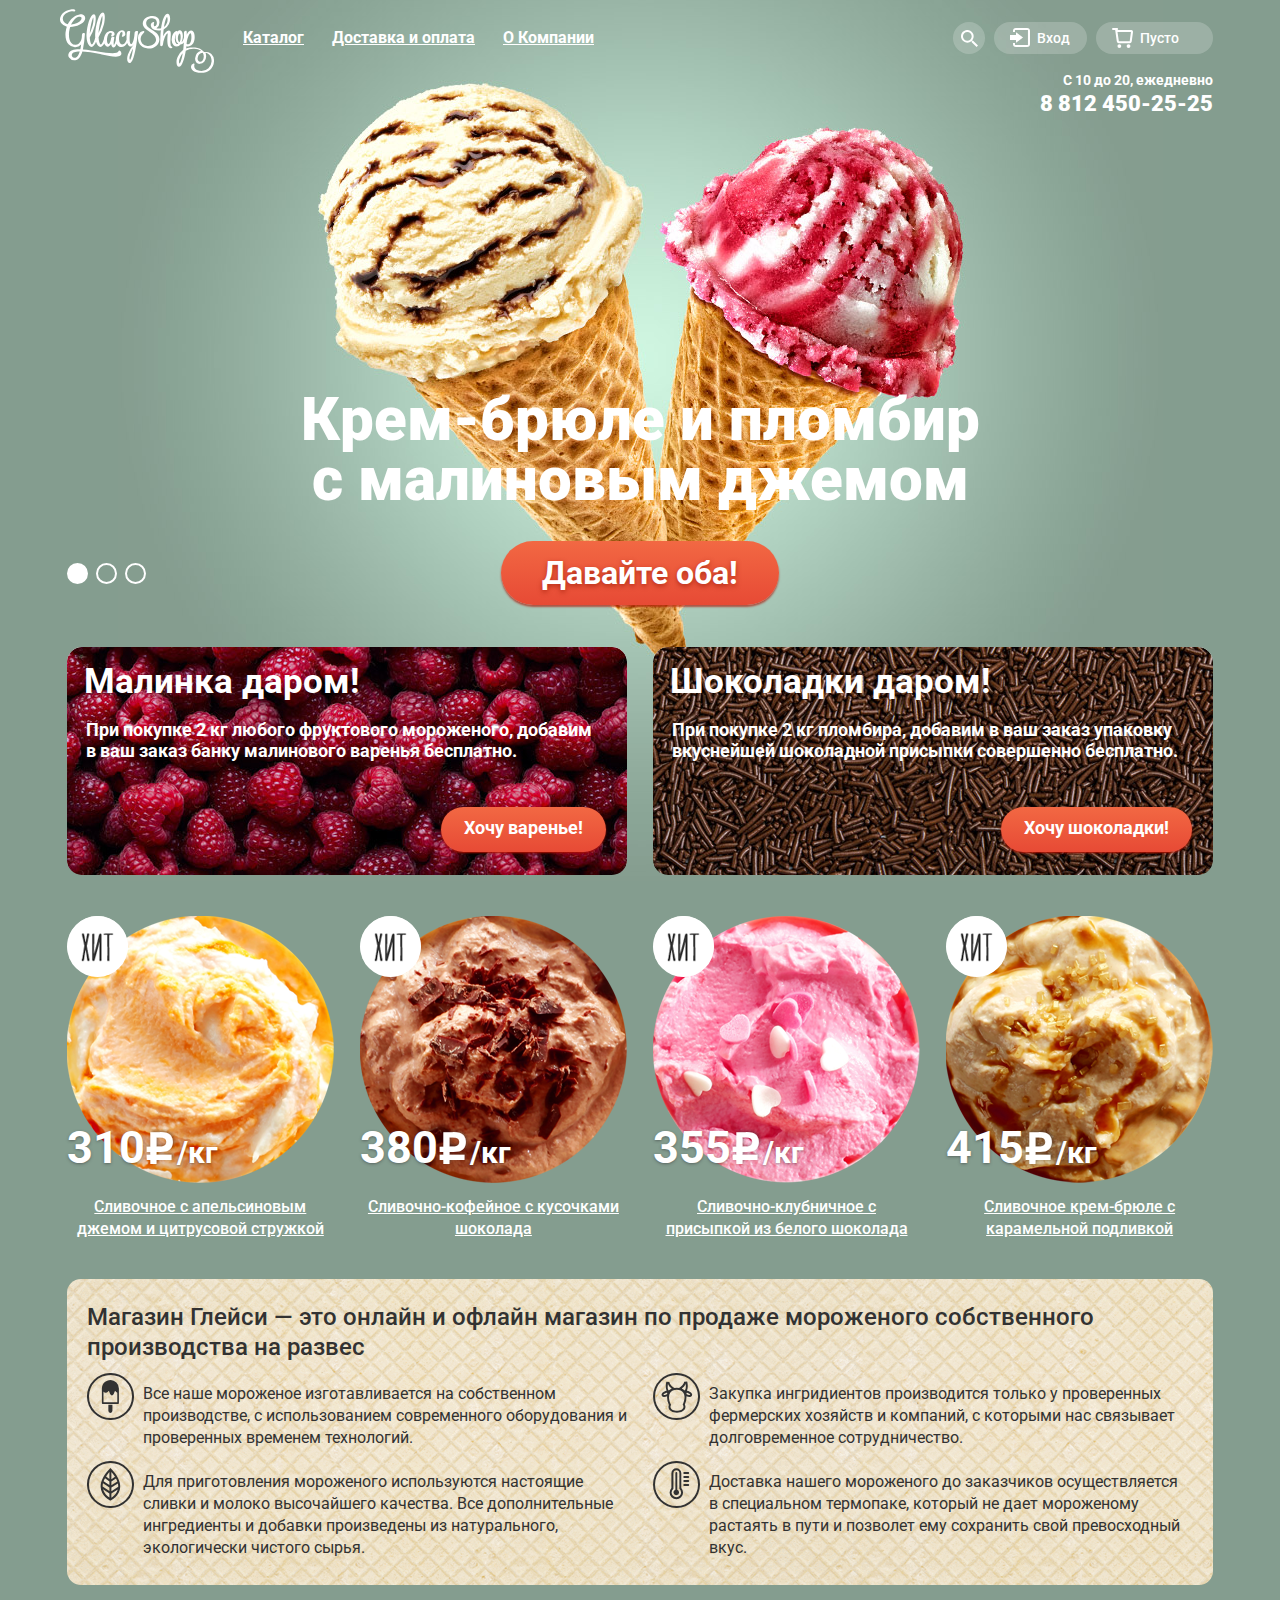
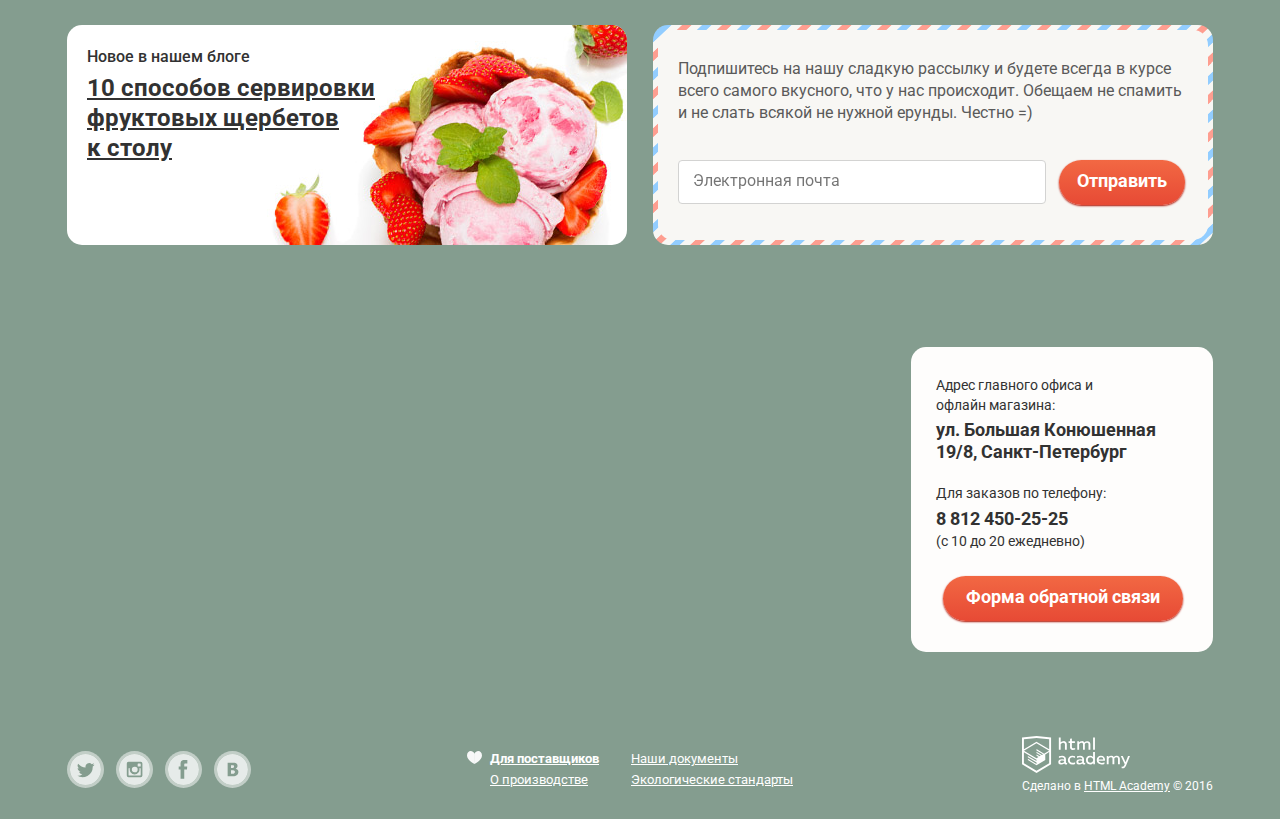
<file: index.html>
<!DOCTYPE html>
<html lang="ru">
<head>
	<meta charset="utf-8">
	<title>Глейси</title>
	<link href="https://fonts.googleapis.com/css?family=Roboto:400,400italic,500,500italic,700,700italic,900,900italic&subset=latin,cyrillic" rel="stylesheet" type="text/css">
	<link rel="stylesheet" href="css/normalize.css">
	<link rel="stylesheet" href="css/style-min.css">
</head>

<body>
	<input type="radio" id="btn-1" name="toggle" checked>
	<input type="radio" id="btn-2" name="toggle">
	<input type="radio" id="btn-3" name="toggle">

	<div class="site-wrapper">
		<div class="content-wrapper">
			<header>
				<nav class="clearfix">
					<div class="logo">
						<img src="img/logo.svg" width="154" height="64" alt="Магазин мороженного Глейси">
					</div>
					<ul class="main-menu">
						<li>
							<a href="#">Каталог</a>							
							<ul class="sub-menu">
								<li>
									<a href="#">Новинки</a>
								</li>
								<li>
									<a href="gllacy-catalog.html">Сливочное</a>
								</li>
								<li>
									<a href="#">Щербеты</a>
								</li>
								<li>
									<a href="#">Фруктовый лед</a>
								</li>
								<li>
									<a href="#">Мелорин</a>
								</li>
							</ul>
						</li>
						<li>
							<a href="#">Доставка и оплата</a>
						</li>
						<li>
							<a href="#">О Компании</a>
						</li>
					</ul>
					<ul class="right-menu">
						<li class="search-btn">
							<a href="#">Поиск</a>
							<form class="search-form" action="#" >
								<input type="search" name="search" placeholder="Что ищем?">
							</form>
						</li>

						<li class="login-btn">
							<a href="#">Вход</a>
							<form class="login-form"  action="https://echo.htmlacademy.ru" method="post">
								<input type="text" name="email" id="user-email" placeholder="Электронная почта">
								<input type="password" name="password" id="user-password" placeholder="Пароль">
								<div class="intrance clearfix">
									<div class="intrance-btn">
										<button class="btn" type="submit">Войти</button>
									</div>
									<div class="intrance-links">
										<a href="#">Забыли пароль?</a>
										<a href="#">Новая регистрация</a>
									</div>
								</div>
							</form>
						</li>
						<li class="basket-btn">
							<a class="basket-empty" href="#">Пусто</a>
							<!--
							<div class="basket-form">
								<table class="basket-table">
									<tr>
										<td class="col-1">
										<a href="#"><img src="img/x-mark(for-forms).svg" width="11" height="11" alt="delete item"></a>
										</td>
										<td class="col-2" ><img src="img/ice-cream-small-1.png" width="33" height="33" alt="Пломбир с апельсиновым джемом"></td>
										<td class="col-3">Пломбир с апельсиновым джемом</td>
										<td class="col-4">1,5 кг х 200 руб.</td>
										<td class="col-5">300 руб.</td>
									</tr>
									<tr>
										<td>
										<a href="#"><img src="img/x-mark(for-forms).svg" width="11" height="11" alt="delete item"></a>
										</td>
										<td><img src="img/ice-cream-small-2.png" width="33" height="33" alt="Клубничный пломбир с присыпкой из белого шоколада"></td>
										<td>Клубничный пломбир с присыпкой из белого шоколада</td>
										<td>1,5 кг х 300 руб.</td>
										<td>450 руб.</td>
									</tr>
									<tr>
										<td class="total-row" colspan="5">Итого: 750 руб.</td>
									</tr>
								</table>
								<div class="table-btn">
								<a class="btn">Оформить заказ</a>
								</div>
							</div>
						-->
					</li>
				</ul>
			</nav>
			<div class="phones">
				C 10 до 20, ежедневно<br>
				<a href="tel:88124502525">8 812 450-25-25</a>
			</div>
		</header>

		<main>
			<div class="slider">
				<div class="slide" id="slide1">
					<div class="slide-title">Крем-брюле и пломбир с малиновым джемом</div>
					<a class="slide-btn" href="#">Давайте оба!</a>
				</div>
				<div class="slide" id="slide2">
					<div class="slide-title">Шоколадный пломбир и лимонный сорбет</div>
					<a class="slide-btn" href="#">Давайте оба!</a>
				</div>
				<div class="slide" id="slide3">
					<div class="slide-title">Пломбир с помадкой и клубничный щербет</div>
					<a class="slide-btn" href="#">Давайте оба!</a>
				</div>
				<div class="slider-controls">
					<label for="btn-1"></label>
					<label for="btn-2"></label>
					<label for="btn-3"></label>
				</div> 
			</div> 

			<div class="banners clearfix">

				<div class="banner-1">
					<h3>Малинка даром!</h3>
					<div class="banner-text">При покупке 2 кг любого фруктового мороженого, добавим в ваш заказ банку малинового варенья бесплатно.</div>
					<div class="wrap-to-right">
						<a class="btn" href="#">Хочу варенье!</a>
					</div>
				</div>
				<div class="banner-2">
					<h3>Шоколадки даром!</h3>
					<div class="banner-text">При покупке 2 кг пломбира, добавим в ваш заказ упаковку вкуснейшей шоколадной присыпки совершенно бесплатно.</div>
					<div class="wrap-to-right">
						<a class="btn" href="#">Хочу шоколадки!</a>
					</div>
				</div>
			</div>

			<div class="hits clearfix">
				<div class="hit-1">
					<div class="hit-image">
						<div class="hit-mark">
							<img src="img/hit-label.png" width="61" height="61" alt="Хит">
						</div>
						<img src="img/item-1.png" width="267" height="267" alt="Сливочное мороженное с апельсиновым джемом и цитрусовой стружкой">
						<div class="item-price">310<img src="img/ru-currency.svg" width="32" height="37" alt="руб."><span>/кг</span></div>
					</div>
					<a class="prod-name"  href="#">Сливочное с апельсиновым джемом и цитрусовой стружкой</a>
				</div>

				<div class="hit-2">
					<div class="hit-image">
						<div class="hit-mark">
							<img src="img/hit-label.png" width="61" height="61" alt="Хит">
						</div>
						<img src="img/item-2.png" width="267" height="267" alt="Сливочно-кофейное мороженное с кусочками шоколада">
						<div class="item-price">380<img src="img/ru-currency.svg" width="32" height="37" alt="руб."><span>/кг</span></div>
					</div>
					<a class="prod-name"  href="#">Сливочно-кофейное с кусочками шоколада</a>
				</div>
				
				<div class="hit-3">
					<div class="hit-image">
						<div class="hit-mark">
							<img src="img/hit-label.png" width="61" height="61" alt="Хит">
						</div>
						<img src="img/item-3.png" width="267" height="267" alt="Сливочно-клубничное мороженное с присыпкой из белого шоколада">
						<div class="item-price">355<img src="img/ru-currency.svg" width="32" height="37" alt="руб."><span>/кг</span></div>
					</div>
					<a class="prod-name"  href="#">Сливочно-клубничное с присыпкой из белого шоколада</a>
				</div>

				<div class="hit-4">
					<div class="hit-image">
						<div class="hit-mark">
							<img src="img/hit-label.png" width="61" height="61" alt="Хит">
						</div>
						<img src="img/item-4.png" width="267" height="267" alt="Сливочное крем-брюле с карамельной подливкой">
						<div class="item-price">415<img src="img/ru-currency.svg" width="32" height="37" alt="руб."><span>/кг</span></div>
					</div>
					<a class="prod-name" href="#">Сливочное крем-брюле с карамельной подливкой</a>

				</div>
			</div>



			<div class="production-info">
				<h2>Магазин Глейси  — это онлайн и офлайн магазин по продаже мороженого собственного производства на развес</h2>
				<div class="block-1 clearfix">
					<div class="left-side">Все наше мороженое изготавливается на собственном производстве, с использованием современного оборудования и проверенных временем технологий.</div>
					<div class="right-side">Закупка ингридиентов производится только у проверенных фермерских хозяйств и компаний, с которыми нас связывает долговременное сотрудничество.</div>
				</div>
				<div class="block-2 clearfix">
					<div class="left-side">Для приготовления мороженого используются настоящие сливки и молоко высочайшего качества. Все дополнительные ингредиенты и добавки произведены из натурального, экологически чистого сырья.</div>
					<div class="right-side">Доставка нашего мороженого до заказчиков осуществляется в специальном термопаке, который не дает мороженому растаять в пути и позволет ему сохранить свой превосходный вкус.</div>
				</div>
			</div>



			<div class="news clearfix">
				<div class="hot">
					<div class="theme"> Новое в нашем блоге</div>
					<a class="blog-theme" href="#">10 способов сервировки <br>фруктовых щербетов<br> к столу</a>
				</div>
				<div class="subscription">
					<form class="subscription-form" action="#">
						<p>Подпишитесь на нашу сладкую рассылку и будете всегда в курсе всего самого вкусного, что у нас происходит. Обещаем не спамить и не слать всякой не нужной ерунды. Честно =)</p>
						<input type="text" placeholder="Электронная почта">
						<button class="btn" type="submit">Отправить</button>
					</form>
				</div>
			</div>


			<div class="location">
				<div class="map">
					<iframe src="https://www.google.com/maps/embed?pb=!1m18!1m12!1m3!1d1998.5989424124054!2d30.32089461619964!3d59.9387968690478!2m3!1f0!2f0!3f0!3m2!1i1024!2i768!4f13.1!3m3!1m2!1s0x4696310fca5ba729%3A0xea9c53d4493c879f!2z0JHQvtC70YzRiNCw0Y8g0JrQvtC90Y7RiNC10L3QvdCw0Y8g0YPQuy4sIDE5LCDQodCw0L3QutGCLdCf0LXRgtC10YDQsdGD0YDQsywgMTkxMTg2!5e0!3m2!1sru!2sru!4v1462776045839" width="1200" height="430" frameborder="0" style="border:0" allowfullscreen></iframe>
				</div>
				<div class="pin"></div>
				<div class="contacts">
					<div class="address">
						<div class="description">Адрес главного офиса и офлайн магазина:</div>
						<div class="data">ул. Большая Конюшенная 19/8, Санкт-Петербург</div>
					</div>
					<div class="phone-number">
						<div class="description">Для заказов по телефону:</div>
						<div class="data"> 
							<a href="tel:88124502525">8 812 450-25-25</a>
						</div>
						<div class="description">(с 10 до 20 ежедневно)</div>
					</div>
					<div class="feedback-form-btn">
						<a class="btn" href="feedback.html">Форма обратной связи</a>
					</div>
				</div>
			</div>

		</main>

		<footer class="main-footer container clearfix">
			<div class="footer-social">
				<a href="#" class="social-link social-link-tw">Твиттер</a>
				<a href="#" class="social-link social-link-inst">Инстаграм</a>
				<a href="#" class="social-link social-link-fb">Facebook</a>
				<a href="#" class="social-link social-link-vk">В контакте</a>
			</div>

			<div class="additional-links">
				<div class="additional-links-left">
					<a href="#">Для поставщиков</a>
					<a href="#">О производстве</a>
				</div>
				<div class="additional-links-right">
					<a href="#">Наши документы</a>
					<a href="#">Экологические стандарты</a>
				</div>
			</div>

			<div class="authors">
				<div class="author-logo">
					<a href="#"> <img src="img/logo-html-academy.svg" width="108" height="37" alt="HTML Academy"></a>
				</div>
				<div class="sign">Сделано в <a href="#">HTML Academy</a> © 2016 </div>
			</div>
		</footer>

		<div class="modal-content">
			<button class="modal-content-close" type ="button" title="Закрыть">Закрыть</button>
			<form class="feedback-form" action="https://echo.htmlacademy.ru" method="post">
				<div class="main-text">Мы обязательно вам ответим!</div>
				<input type="text" name="user-name" placeholder="Как вас зовут?">
				<input type="text" name="user-email" placeholder="Ваша почта для ответа?">
				<textarea name="comments" rows="5" placeholder="Напишите что-нибудь"></textarea>
				<button class="btn" type="submit">Отправить</button>
			</form>
		</div>
		<div class="modal-overlay"></div>
	</div>
</div>

<script src="js/popup-min.js">	</script>

</body>
</html>
</file>
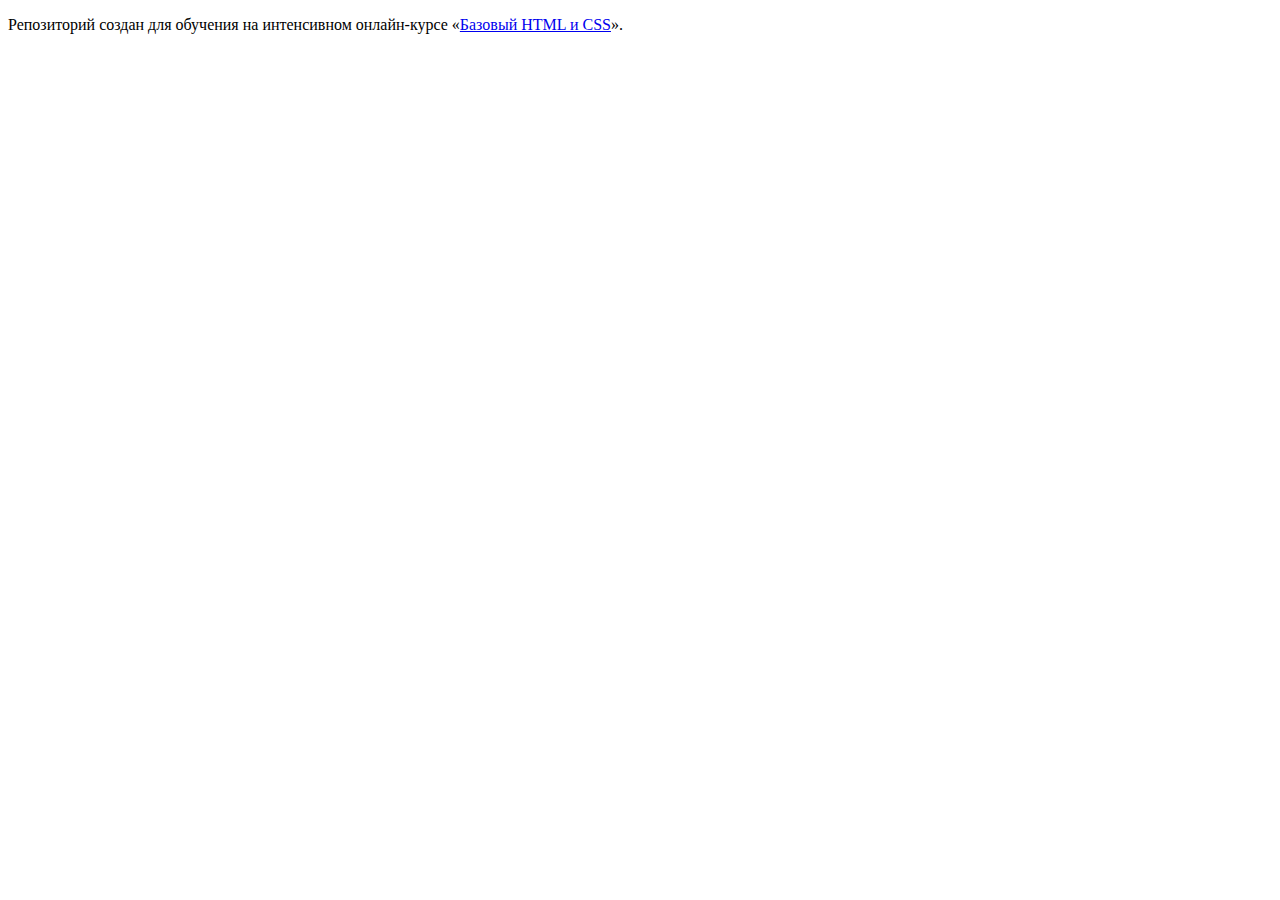
<file: 2/index.html>
<!DOCTYPE html>
<html lang="ru">
  <head>
    <meta charset="utf-8">
    <title>HTML Academy: Глейси</title>
    <base href="https://htmlacademy-htmlcss.github.io/197571-gllacy/2/">
</head>
  <body>

    <p>Репозиторий создан для обучения на интенсивном онлайн‑курсе «<a href="https://htmlacademy.ru/intensive/htmlcss">Базовый HTML и CSS</a>».</p>

  </body>
</html>
</file>
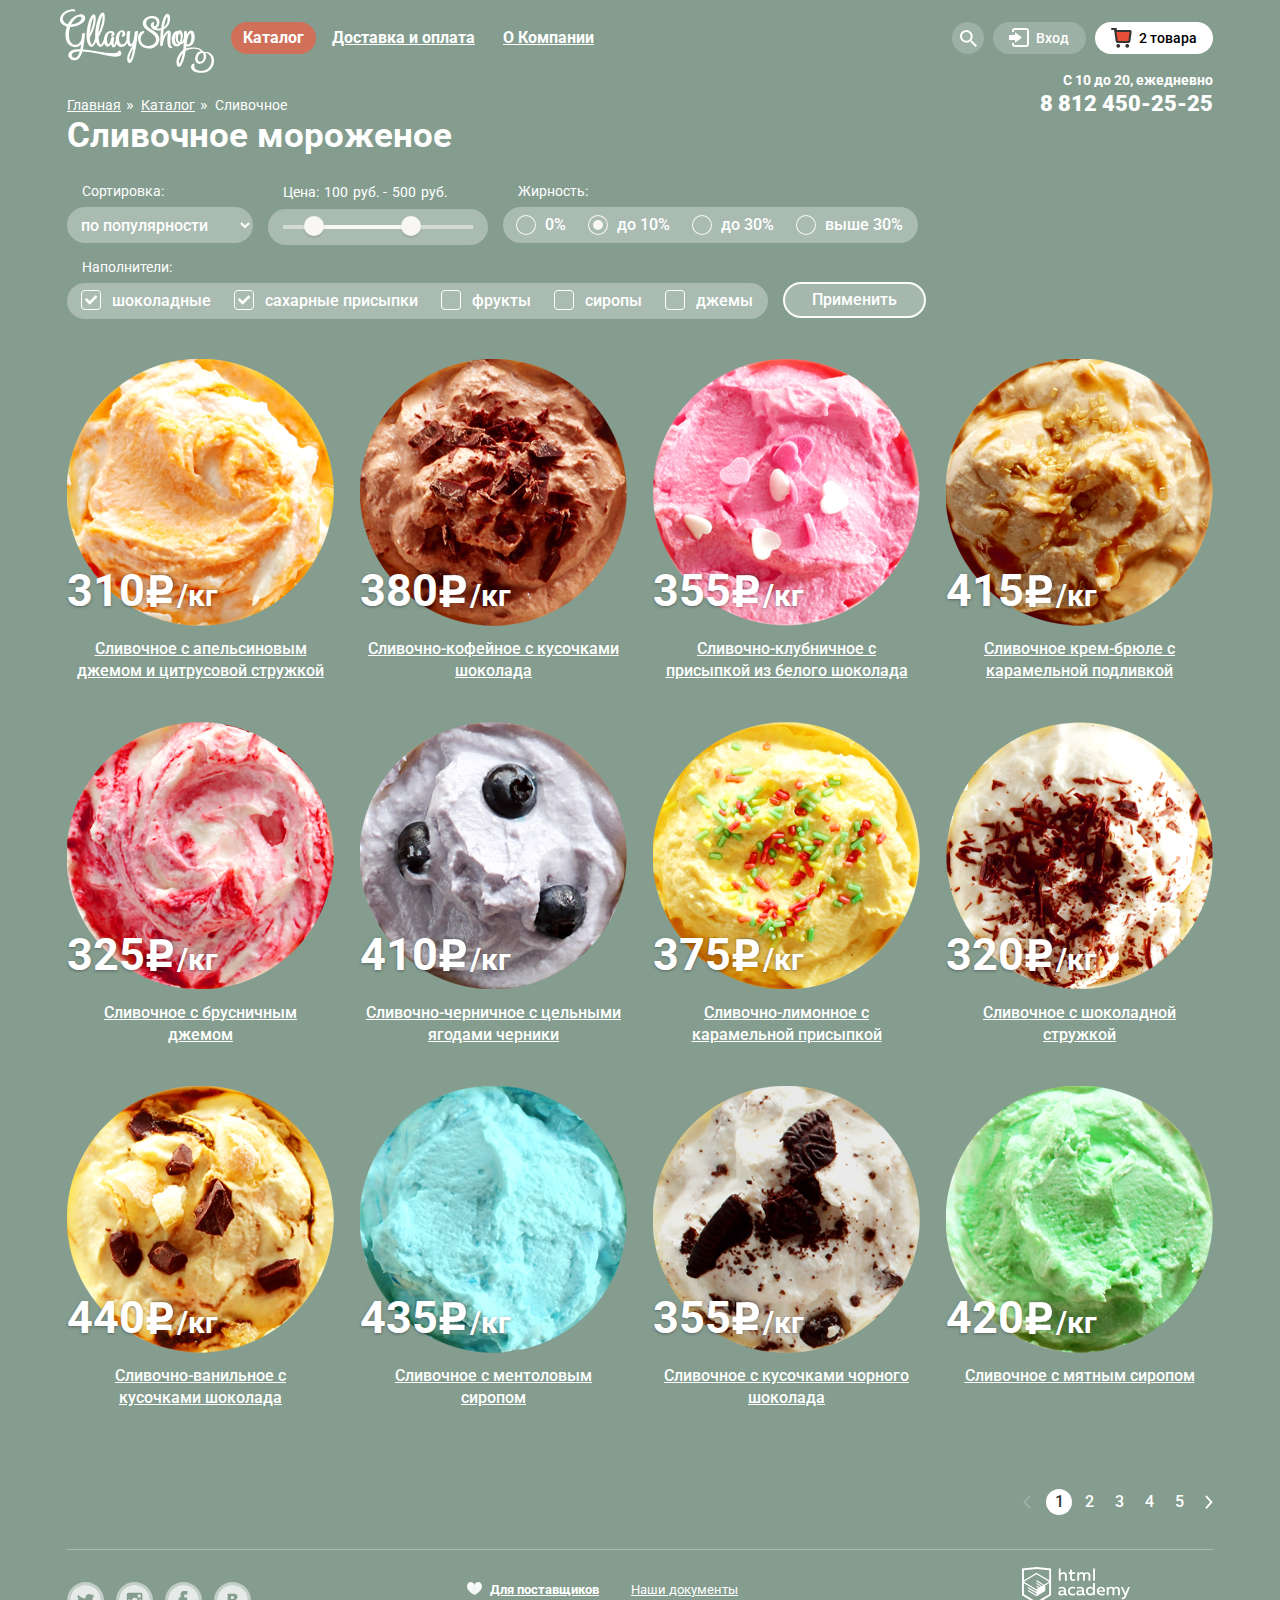
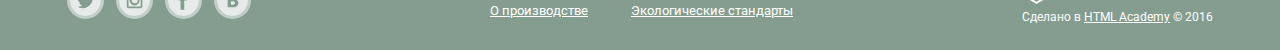
<file: Gllacy-catalog.html>
<!DOCTYPE html>
<html lang="ru">
<head>
	<meta charset="UTF-8">
	<title>Сливочное мороженное</title>
	<link href="https://fonts.googleapis.com/css?family=Roboto:400,400italic,500,500italic,700,700italic,900,900italic&subset=latin,cyrillic" rel="stylesheet" type="text/css">
	<link  rel="stylesheet" href="css/normalize.css">
	<link rel="stylesheet" href="css/style-min.css">
</head>
<body class="catalog-page">
	<div class="site-wrapper">
		<div class="content-wrapper">
			<header>	
				<nav  class="clearfix">
					<div class="logo">
						<a href="index.html">
							<img src="img/logo.svg" width="154" height="64" alt="Магазин мороженного Глейси">
						</a>
					</div>
					<ul class="main-menu">
						<li class="active-page">
							<a href="#">Каталог</a>
							<ul class="sub-menu">
								<li>
									<a href="#">Новинки</a>
								</li>
								<li class="active-product">
									<a>Сливочное</a>
								</li>
								<li>
									<a href="#">Щербеты</a>
								</li>
								<li>
									<a href="#">Фруктовый лед</a>
								</li>
								<li>
									<a href="#">Мелорин</a>
								</li>
							</ul>
						</li>
						<li>
							<a href="#">Доставка и оплата</a>
						</li>
						<li>
							<a href="#">О Компании</a>
						</li>
					</ul>
					<ul class="right-menu">
						<li class="search-btn">
							<a href="#">Поиск</a>
							<form class="search-form" action="#">
								<input type="search" name="search" placeholder="Что ищем?">
							</form>
						</li>

						<li class="login-btn">
							<a href="#">Вход</a>
							<form class="login-form"  action="https://echo.htmlacademy.ru" method="post">
								<input type="text" name="email" id="user-email" placeholder="Электронная почта">
								<input type="password" name="password" id="user-password" placeholder="Пароль">
								<div class="intrance clearfix">
									<div class="intrance-btn">
										<button class="btn" type="submit">Войти</button>
									</div>
									<div class="intrance-links">
										<a href="#">Забыли пароль?</a>
										<a href="#">Новая регистрация</a>
									</div>
								</div>
							</form>
						</li>
						<li class="basket-btn">
							<a class="basket-full" href="#">2 товара</a>
							
							<div class="basket-form">
								<table class="basket-table">
									<tr>
										<td class="col-1">
										<a href="#"><img src="img/x-mark(for-forms).svg" width="11" height="11" alt="delete item"></a>
										</td>
										<td class="col-2" ><img src="img/ice-cream-small-1.png" width="33" height="33" alt="Пломбир с апельсиновым джемом"></td>
										<td class="col-3">Пломбир с апельсиновым джемом</td>
										<td class="col-4">1,5 кг х 200 руб.</td>
										<td class="col-5">300 руб.</td>
									</tr>
									<tr>
										<td  class="col-1">
										<a href="#"><img src="img/x-mark(for-forms).svg" width="11" height="11" alt="delete item"></a>
										</td>
										<td class="col-2"><img src="img/ice-cream-small-2.png" width="33" height="33" alt="Клубничный пломбир с присыпкой из белого шоколада"></td>
										<td class="col-3">Клубничный пломбир с присыпкой из белого шоколада</td>
										<td class="col-4">1,5 кг х 300 руб.</td>
										<td class="col-5">450 руб.</td>
									</tr>
									<tr>
										<td class="total-row" colspan="5">Итого: 750 руб.</td>
									</tr>
								</table>
								<div class="table-btn">
								<a class="btn">Оформить заказ</a>
								</div>
							</div>
						</li>
					</ul>
				</nav>
				<div class="phones">
					С 10 до 20, ежедневно<br>
					<a href="tel:88124502525">8 812 450-25-25</a>
				</div>
			</header>

			<main>

				<ul class="breadcrumbs">
					<li>
						<a href="index.html">Главная</a>
					</li>
					<li>
						<a href="#">Каталог</a>
					</li>
					<li  class="current">
						Сливочное
					</li>
				</ul>
				
				<h1>Сливочное мороженое</h1>
				<form class="product-filter" action="https://echo.htmlacademy.ru"  method="post">
					<div class="filter-block1">

						<div class="filter-item">
							<div class="filter-name sorting">Сортировка:</div>
							<select class="sorting-direction" name="filter_direction" id="filter_direction">
								<option value="by-popularity">по популярности</option>
								<option value="by-price-growing">сначала недорогие</option>
								<option value="by-price-falling">сначала дорогие</option>
								<option value="by-fat-content">по жирности</option>
							</select>
						</div>

						<div class="filter-item range-filter">
							<div class="price-controls filter-name">Цена:<input class="min-price" type="text" name="min-price" value="100">руб.   -<input class="max-price" type="text" name="max-price" value="500">руб.</div>
							<div class="range-controls">
								<div class="scale">
									<div class="bar">
									</div>
								</div>
								<div class="toggle min-toggle"></div>
								<div class="toggle max-toggle"></div>
							</div>
						</div>

						<div class="filter-item">
							<div class="filter-name fat-filter">Жирность:</div>
							<div class="fat-check">
								<label class="fat-radio">
									<input type="radio" name="fat-content" value="0%"><span class="indicator"></span>0%
								</label>
								<label class="fat-radio">
									<input type="radio" name="fat-content" value="10%" checked><span class="indicator"></span>до 10%
								</label>
								<label class="fat-radio">
									<input type="radio" name="fat-content" value="30%"><span class="indicator"></span>до 30%
								</label>
								<label class="fat-radio">
									<input type="radio" name="fat-content" value="more-30%"><span class="indicator"></span>выше 30%
								</label>
							</div>
						</div>
					</div>

					<div class="filter-block2">
						<div class="filter-item">
							<div class="filter-name">Наполнители:</div>
							<div class="additive-check">
								<label class="additive-item">
									<input type="checkbox" id="add-1" name="chocolate" checked><span class="check-indicator"></span>шоколадные
								</label>
								<label class="additive-item">
									<input type="checkbox" id="add-2" name="sugar" checked><span class="check-indicator"></span>сахарные присыпки
								</label>
								<label class="additive-item"><input type="checkbox"  id="add-3"  name="fruits"><span class="check-indicator"></span>фрукты
								</label>
								<label class="additive-item">
									<input type="checkbox" id="add-4" name="syrup"><span class="check-indicator"></span>
									сиропы
								</label>
								<label class="additive-item"><input type="checkbox"  id="add-5" name="jam">
									<span class="check-indicator"></span>джемы
								</label>
							</div>
							</div>

						<div class="filter-item">
							<button class="btn-filter" type="submit">Применить</button>
						</div>
					</div>
				</form>

				

				<div class="product-list">
					<div class="product-area">
						<div class="product-item">
							<img src="img/item-1.png" width="267" height="267" alt="Сливочное с апельсиновым джемом и цитрусовой стружкой">
							<div class="item-price">310<img src="img/ru-currency.svg" width="32" height="37" alt="руб."><span>/кг</span></div>
						</div>	
						<div class="product-name">Сливочное с апельсиновым джемом и цитрусовой стружкой</div>
						<div class="view-btn">
							<a href="#" class="btn">Быстрый просмотр</a>
						</div>
					</div>

					<div class="product-area">
						<div class="product-item">
							<img src="img/item-2.png" width="267" height="267" alt="Сливочно-кофейное с кусочками шоколада">
							<div class="item-price">380<img src="img/ru-currency.svg" width="32" height="37" alt="руб."><span>/кг</span></div>
						</div>
						<div class="product-name">Сливочно-кофейное с кусочками шоколада</div>
						<div class="view-btn">
							<a href="#" class="btn">Быстрый просмотр</a>
						</div>	
					</div>

					<div class="product-area">
						<div class="product-item">
							<img src="img/item-3.png" width="267" height="267" alt="Сливочно-клубничное с присыпкой из белого шоколада">
							<div class="item-price">355<img src="img/ru-currency.svg" width="32" height="37" alt="руб."><span>/кг</span></div>
						</div>
						<div class="product-name">Сливочно-клубничное с присыпкой из белого шоколада</div>
						<div class="view-btn">
							<a href="#" class="btn">Быстрый просмотр</a>
						</div>		
					</div>

					<div class="product-area">
						<div class="product-item">
							<img src="img/item-4.png" width="267" height="267" alt="Сливочное крем-брюле с карамельной подливкой">
							<div class="item-price">415<img src="img/ru-currency.svg" width="32" height="37" alt="руб."><span>/кг</span></div>
						</div>	
						<div class="product-name">Сливочное крем-брюле с карамельной подливкой</div>
						<div class="view-btn">
							<a href="#" class="btn">Быстрый просмотр</a>
						</div>	
					</div>

					<div class="product-area">
						<div class="product-item">
							<img src="img/item-5.png" width="267" height="267" alt="Сливочное c брусничным джемом">
							<div class="item-price">325<img src="img/ru-currency.svg" width="32" height="37" alt="руб."><span>/кг</span></div>
						</div>	
						<div class="product-name">Сливочное c брусничным джемом</div>
						<div class="view-btn">
							<a href="#" class="btn">Быстрый просмотр</a>
						</div>	
					</div>

					<div class="product-area">
						<div class="product-item">
							<img src="img/item-6.png" width="267" height="267" alt="Сливочно-черничное с цельями ягодами черники">
							<div class="item-price">410<img src="img/ru-currency.svg" width="32" height="37" alt="руб."><span>/кг</span></div>
						</div>	
						<div class="product-name">Сливочно-черничное с цельными ягодами черники</div>
						<div class="view-btn">
							<a href="#" class="btn">Быстрый просмотр</a>
						</div>	
					</div>

					<div class="product-area">
						<div class="product-item">
							<img src="img/item-7.png" width="267" height="267" alt="Сливочно-лимонное с карамельной присыпкой">
							<div class="item-price">375<img src="img/ru-currency.svg" width="32" height="37" alt="руб."><span>/кг</span></div>
						</div>	
						<div  class="product-name">Сливочно-лимонное с карамельной присыпкой</div>
						<div class="view-btn">
							<a href="#" class="btn">Быстрый просмотр</a>
						</div>	
					</div>

					<div class="product-area">
						<div class="product-item">
							<img src="img/item-8.png" width="267" height="267" alt="Сливочное с шоколадной стружкой">
							<div class="item-price">320<img src="img/ru-currency.svg" width="32" height="37" alt="руб."><span>/кг</span></div>
						</div>
						<div class="product-name">Сливочное с шоколадной стружкой</div>
						<div class="view-btn">
							<a href="#" class="btn">Быстрый просмотр</a>
						</div>		
					</div>

					<div class="product-area">
						<div class="product-item">
							<img src="img/item-9.png" width="267" height="267" alt="Сливочно-ванильное с кусочками шоколада">
							<div class="item-price">440<img src="img/ru-currency.svg" width="32" height="37" alt="руб."><span>/кг</span></div>
						</div>	
						<div  class="product-name">Сливочно-ванильное с кусочками шоколада</div>
						<div class="view-btn">
							<a href="#" class="btn">Быстрый просмотр</a>
						</div>	
					</div>

					<div class="product-area">
						<div class="product-item">
							<img src="img/item-10.png" width="267" height="267" alt="Сливочное с ментоловым сиропом">
							<div class="item-price">435<img src="img/ru-currency.svg" width="32" height="37" alt="руб."><span>/кг</span></div>
						</div>
						<div class="product-name">Сливочное с ментоловым сиропом</div>	
						<div class="view-btn">
							<a href="#" class="btn">Быстрый просмотр</a>
						</div>	
					</div>

					<div class="product-area">
						<div class="product-item">
							<img src="img/item-11.png" width="267" height="267" alt="Сливочное с кусочками чорного шоколада">
							<div class="item-price">355<img src="img/ru-currency.svg" width="32" height="37" alt="руб."><span>/кг</span></div>
						</div>	
						<div  class="product-name">Сливочное с кусочками чорного шоколада</div>
						<div class="view-btn">
							<a href="#" class="btn">Быстрый просмотр</a>
						</div>	
					</div>

					<div class="product-area">
						<div class="product-item">
							<img src="img/item-12.png" width="267" height="267" alt="Сливочное с мятным сиропом">
							<div class="item-price">420<img src="img/ru-currency.svg" width="32" height="37" alt="руб."><span>/кг</span></div>
						</div>
						<div class="product-name">Сливочное с мятным сиропом</div>
						<div class="view-btn">
							<a href="#" class="btn">Быстрый просмотр</a>
						</div>		
					</div>
				</div>
				<div class="pagination-list">
					<a class="pagination-item prev">Назад</a>
					<a class="pagination-item curr">1</a>
					<a href="#" class="pagination-item">2</a>
					<a href="#" class="pagination-item">3</a>
					<a href="#" class="pagination-item">4</a>
					<a href="#" class="pagination-item">5</a>
					<a href="#" class="pagination-item next">Вперед</a>
				</div>
				<div  class="end-line"></div>
			</main>

			<footer class="main-footer container clearfix">
				<div class="footer-social">
					<a href="#" class="social-link social-link-tw">Твиттер</a>
					<a href="#" class="social-link social-link-inst">Инстаграм</a>
					<a href="#" class="social-link social-link-fb">Facebook</a>
					<a href="#" class="social-link social-link-vk">В контакте</a>
				</div>

				<div class="additional-links">
					<div class="additional-links-left">
						<a href="#">Для поставщиков</a>
						<a href="#">О производстве</a>
					</div>
					<div class="additional-links-right">
						<a href="#">Наши документы</a>
						<a href="#">Экологические стандарты</a>
					</div>
				</div>

				<div class="authors">
					<div class="author-logo">
						<a href="#"> <img src="img/logo-html-academy.svg" width="108" height="37" alt="HTML Academy"></a>
					</div>
					<div class="sign">Сделано в <a href="#">HTML Academy</a> © 2016 </div>
				</div>
			</footer>
		</div>
	</div>
</body>
</html>
</file>
<file: css/style-min.css>
body{font-size:16px;line-height:1.2;font-weight:400;font-family:"Roboto","Arial",sans-serif}body>input[type=radio]{display:none}.clearfix{content:"";display:table;clear:both}.site-wrapper{min-width:1200px;margin-right:auto;margin-left:auto;background-repeat:no-repeat;background-position:top center;background-color:#849d8f;-webkit-transition:background-image .5s ease,background-color .5 ease;transition:background-image .5s ease,background-color .5 ease}.site-wpapper::after,.site-wrapper::before{content:"";visibility:hidden}.site-wrapper::before{background-image:url(../img/slide2.jpg)}.site-wpapper::after{background-image:url(../img/slide3.jpg)}.content-wrapper{width:1146px;padding-right:27px;padding-left:27px;padding-top:9px;margin-left:auto;margin-right:auto}nav{width:100%}.logo{float:left;font-style:0;line-height:0;margin-left:-7px;margin-right:17px}.main-menu{float:left;width:500px;margin:0;padding:0}.main-menu>li,.main-menu>li>a{display:inline-block;vertical-align:top}.main-menu>li{position:relative;margin-left:0;padding:13px 0}.main-menu>li>a{font-size:16px;line-height:18px;padding:7px 12px;border-radius:18px;color:#fff;font-weight:700}.active-page a{background-color:#d07058;color:#fff;text-decoration:none}.main-menu>li>a:active,.main-menu>li>a:hover{background-color:#f7f6f3;color:#333;text-decoration:none}.main-menu>li>a:active{background-color:#ededed;box-shadow:inset 0 2px 1px #696969}.sub-menu{position:absolute;left:-7px;width:143px;background-color:#f8f7f4;z-index:20;margin:5px 0 0;padding:0 0 8px;border-radius:4px;box-shadow:0 20px 20px rgba(0,0,0,.4);display:none}.login-btn:hover .login-form,.main-menu li li,.main-menu>li:hover .sub-menu,.search-btn:hover .search-form{display:block}.sub-menu li{padding-top:3px}.sub-menu li:first-child{font-weight:700;font-size:14px;line-height:14px;padding:5px 0 7px;position:relative}.sub-menu li:first-child::after{content:"";position:absolute;right:6px;bottom:0;left:9px;height:1px;background-color:#d1d0ce}.sub-menu li a{display:inline-block;width:100%;box-sizing:border-box;padding:6px 20px;font-size:14px;line-height:16px;color:#323232;text-decoration:none;background-color:transparent}.sub-menu .active-product a{background-color:#d07058;color:#fff}.sub-menu li a:hover{background-color:#fbded7}.sub-menu li a:active{background-color:#f6b5a5}.right-menu{float:right;margin:0;padding:0;font-size:14px;line-height:16px}.right-menu>li{display:inline-block;position:relative;vertical-align:top;padding-top:13px;padding-bottom:16px;margin-right:6px}.right-menu>li:last-child{margin-right:0}.right-menu>li>a{display:inline-block;padding-top:8px;padding-bottom:8px;vertical-align:middle;font-weight:500;text-decoration:none;border-radius:18px}.login-btn>a,.search-btn a{color:#fff;background-color:rgba(255,255,255,.2)}.basket-btn .basket-empty:hover,.login-btn>a:hover,.search-btn a:hover{color:#323232;background-color:#f8f7f4}.search-btn a{width:32px;position:relative;font-size:0;border-radius:50%;background:rgba(255,255,255,.2) url(../img/magnifier.svg) no-repeat;background-position:center}.search-btn a:hover{background:#f8f7f4 url(../img/magnifier-black.svg) no-repeat;background-position:center}.login-form,.search-form{position:absolute;background-color:#f8f7f4;margin-top:5px;border-radius:4px;box-shadow:0 20px 20px rgba(0,0,0,.4);font-size:14px;line-height:24px;color:#999;display:none}.search-form{box-sizing:border-box;left:-310px;width:340px;padding:20px 15px}.login-form input,.search-form input{width:100%;border-radius:4px;border:1px solid #d3d3d2;padding:8px 14px 10px}.login-btn>a{box-sizing:border-box;width:93px;padding-left:43px;position:relative}.login-btn>a::before,.login-btn>a:hover::after{content:"";position:absolute;width:21px;height:19px;top:6px}.login-btn>a::before{background:url(../img/login.svg) no-repeat;left:16px}.login-btn>a:hover::after{background:url(../img/login-black.svg) no-repeat;left:15px}.login-form{left:-183px;width:240px;padding:20px 17px 20px 20px;z-index:20}.login-form input{display:inline-block;box-sizing:border-box;padding:7px 14px 11px 13px;margin-bottom:20px}.intrance-btn{float:left;margin-right:20px}.intrance-links{float:right}.intrance-links a{display:block;font-size:13px;line-height:21px;color:#323232}.btn,.btn:hover{box-shadow:0 1px 2px #ac1000}.btn{display:inline-block;font-size:18px;line-height:20px;font-weight:700;padding:11px 23px 14px;border-radius:100px;border:none;background:#f26843;background:-webkit-linear-gradient(bottom,#e74a35 0%,#f26843 100%);background:linear-gradient(to top,#e74a35 0%,#f26843 100%);cursor:pointer;text-decoration:none;margin-right:4px;font-family:"Roboto","Arial",sans-serif;color:#fff}.btn,a,button,option,select{outline:none}.btn:hover{background:-webkit-linear-gradient(bottom,#ec6f5e 0%,#f58669 100%);background:linear-gradient(to top,#ec6f5e 0%,#f58669 100%);color:#fefefe}.btn:active{background:-webkit-linear-gradient(bottom,#e1613e 0%,#d74531 100%);background:linear-gradient(to top,#e1613e 0%,#d74531 100%);box-shadow:inset 0 2px 2px #942718;color:#fceeec}.basket-btn .basket-empty{min-width:117px;padding-left:44px;padding-right:16px;box-sizing:border-box;position:relative;color:#fff;background-color:rgba(255,255,255,.2)}.basket-btn .basket-empty::before,.basket-btn .basket-full::before{content:"";position:absolute;width:21px;height:20px;left:16px;top:6px}.basket-btn .basket-empty::before{background:url(../img/basket.svg) no-repeat}.basket-btn .basket-empty:hover::after{content:"";position:absolute;background:url(../img/basket-black.svg) no-repeat;width:21px;height:20px;left:16px;top:6px}.basket-btn .basket-full{color:#000;background-color:#fff;min-width:117px;padding-left:44px;padding-right:16px;box-sizing:border-box;position:relative}.basket-btn .basket-full::before{background:url(../img/basket-full.png) no-repeat}.basket-form{position:absolute;left:-423px;width:513px;background-color:#f8f7f4;padding:20px 12px 0 15px;margin-top:5px;border-radius:4px;box-shadow:0 20px 20px rgba(0,0,0,.4);font-size:14px;line-height:24px;color:#999;z-index:20;display:none}.basket-table{border-collapse:collapse;font-size:13px;line-height:16px;margin-bottom:12px;width:100%}.basket-table td{vertical-align:top}.col-1{padding-top:11px;padding-right:10px;padding-bottom:16px}.col-2,.col-3{padding-right:5px;padding-bottom:16px}.col-3{padding-top:8px;padding-right:12px;width:230px}.col-4,.col-5{padding-top:8px;padding-bottom:16px;padding-right:10px}.total-row{padding-top:15px;text-align:right;border-top:1px solid #cacac7;color:#333;font-weight:700;font-size:15px;line-height:18px}.table-btn{text-align:right;margin-bottom:21px}.table-btn .btn{padding-left:14px;padding-right:14px}.basket-btn:hover .basket-form{display:block}.phones{text-align:right;font-size:14px;line-height:14px;font-weight:700;color:#fff}.phones a{font-size:22px;line-height:33px;font-weight:900;color:#fff;text-decoration:none}.slider{position:relative;padding-top:270px;text-align:center;color:#fff;margin-bottom:42px}.slide{display:none}.slide-title{width:700px;margin:0 auto 30px;font-weight:900;font-size:60px;line-height:60.35px}.slide-btn{display:inline-block;vertical-align:top;padding:10px 41px;font-weight:700;font-size:32px;line-height:44px;color:#fff;text-decoration:none;text-shadow:0 2px 5px rgba(160,32,11,.76);background:#f26843;background:-webkit-linear-gradient(bottom,#e74a35 0%,#f26843 100%);background:linear-gradient(to top,#e74a35 0%,#f26843 100%);border-radius:100px;box-shadow:0 2px 2px rgba(172,16,0,.64)}.slide-btn:hover{background:-webkit-linear-gradient(bottom,#ec6f5e 0%,#f58669 100%);background:linear-gradient(to top,#ec6f5e 0%,#f58669 100%);box-shadow:0 2px 2px #ac0100;color:#fefefe}.slide-btn:active{background:-webkit-linear-gradient(bottom,#e1613e 0%,#d74632 100%);background:linear-gradient(to top,#e1613e 0%,#d74632 100%);box-shadow:inset 0 2px 2px #ac1000;color:#fceeec}.slider-controls{position:absolute;left:0;bottom:21px;z-index:20}.slider-controls label{display:inline-block;vertical-align:top;width:17px;height:17px;margin-right:4px;background-color:transparent;border:2px solid #fff;border-radius:50%;cursor:pointer}#btn-1:checked~.site-wrapper #slide1,#btn-2:checked~.site-wrapper #slide2,#btn-3:checked~.site-wrapper #slide3{display:block}#btn-1:checked~.site-wrapper{background-color:#849d8f;background-image:url(../img/slide1.jpg)}#btn-2:checked~.site-wrapper{background-color:#8996a6;background-image:url(../img/slide2.jpg)}#btn-3:checked~.site-wrapper{background-color:#9d8b84;background-image:url(../img/slide3.jpg)}#btn-1:checked~.site-wrapper label[for=btn-1],#btn-2:checked~.site-wrapper label[for=btn-2],#btn-3:checked~.site-wrapper label[for=btn-3]{background-color:#fff}.banners{font-size:18px;line-height:21px;color:#fff;font-weight:700;width:1146px;margin-bottom:41px}.banners h3{padding:0;font-size:35px;line-height:41px;font-weight:700;margin:0 0 17px}.banner-1,.banner-2{box-sizing:border-box;width:560px;padding:14px 17px;border-radius:15px}.banner-1{background:#732541 url(../img/raspberries-fill.jpg) no-repeat;float:left}.banner-2{float:right;background:#43271b url(../img/chocolate-fill.jpg) no-repeat}.banner-text{padding-left:2px;padding-right:8px;margin-bottom:46px}.wrap-to-right{text-align:right}.banners .wrap-to-right{margin-bottom:9px}.hits{color:#fff;margin-bottom:39px}.hit-1,.hit-2,.hit-3,.hit-4{float:left;width:23.2705%;margin-right:2.306%}.hit-4{margin-right:0}.hit-image{position:relative;margin-bottom:9px}.hits .hit-mark{position:absolute;width:61px;height:61px;border-radius:50%;background-color:#fff}.item-price{position:absolute;bottom:12px;left:0;font-size:45px;line-height:45px;text-shadow:0 1px 3px rgba(49,50,53,.5);font-weight:700;color:#fff}.item-price img{margin-bottom:-3px}.item-price span{font-size:30px}.prod-name{display:inline-block;vertical-align:top;text-align:center;font-size:16px;line-height:22px;color:#fff;font-weight:500}.additional-links a:active,.additional-links a:hover,.prod-name:active,.prod-name:hover,.sign a:active,.sign a:hover{color:#ffbc9e}.blog-theme:active,.blog-theme:hover,.login-form .intrance-links a:active,.login-form .intrance-links a:hover{color:#e84d37}.production-info{padding-top:23px;padding-left:20px;padding-bottom:26px;background:#eddfc7 url(../img/fill-pattern-2.gif);margin-bottom:40px;border-radius:14px}.production-info h2{padding:0;font-size:24px;font-weight:500;line-height:30px;color:#323232;margin:0 0 11px}.block-1,.block-2{width:100%;font-size:16px;line-height:22px;color:#323232}.block-1{margin-bottom:12px}.left-side,.right-side{float:left;box-sizing:border-box;width:540px;position:relative}.left-side{margin-right:26px;padding:10px 0 0 56px}.right-side{padding:10px 3px 0 56px}.block-1 .left-side::before{content:"";position:absolute;width:48px;height:48px;background:url(../img/ice-cream.svg) no-repeat;left:0;top:0}.block-1 .right-side::before{background:url(../img/cow.svg) no-repeat}.block-1 .right-side::before,.block-2 .left-side::before,.block-2 .right-side::before{content:"";position:absolute;width:48px;height:48px;left:0;top:0}.block-2 .left-side::before{background:url(../img/leaf.svg) no-repeat}.block-2 .right-side::before{background:url(../img/thermo.svg) no-repeat}.news{width:100%;margin-bottom:40px}.hot,.subscription,.subscription-form{box-sizing:border-box;border-radius:15px}.hot{float:left;width:560px;padding:21px 200px 23px 20px;background:#fff url(../img/strawberry-fill.jpg) no-repeat;min-height:220px}.hot .theme{font-size:16px;line-height:22px;font-weight:500;color:#323232;margin-bottom:5px}.hot a{display:block;font-size:24px;line-height:30px;font-weight:700;color:#323232}.subscription,.subscription-form{margin:0;min-height:210px}.subscription{padding:5px;float:right;width:560px;background:#fe9e90 url(../img/fill-pattern-1.png)}.subscription-form{padding-top:28px;padding-left:20px;padding-right:15px;font-size:14px;line-height:14px;background-color:#f8f7f4}.subscription-form p{padding:0;font-size:16px;line-height:22px;color:#5a5a5a;margin:0 0 36px}.subscription-form input{display:inline-block;vertical-align:top;box-sizing:border-box;width:368px;border-radius:4px;border:1px solid #d3d3d2;padding:8px 0 10px 14px;margin-right:10px;font-size:16px;line-height:24px}.subscription-form .btn{padding-left:18px;padding-right:18px}.location{width:1200px;margin-left:-27px;position:relative}.contacts{position:absolute;width:302px;box-sizing:border-box;min-height:305px;top:62px;right:27px;background-color:#fefdfc;border-radius:15px;text-align:center;padding-top:28px;padding-left:25px;padding-right:20px}.contacts .description{font-size:14px;line-height:20px;color:#323232;text-align:left;padding-right:60px}.contacts .data,.contacts .data a{font-size:18px;color:#323232;font-weight:700;text-align:left;text-decoration:none}.contacts .data a{line-height:24px}.address{margin-bottom:20px}.phone-number{margin-bottom:25px}.contacts .data{line-height:22px;margin-top:4px}.feedback-form-btn a{text-align:center}@-webkit-keyframes bounce{0%{-webkit-transform:translateY(-2000px);transform:translateY(-2000px)}70%{-webkit-transform:translateY(30px);transform:translateY(30px)}90%{-webkit-transform:translateY(-10px);transform:translateY(-10px)}to{-webkit-transform:translateY(0);transform:translateY(0)}}@keyframes bounce{0%{-webkit-transform:translateY(-2000px);transform:translateY(-2000px)}70%{-webkit-transform:translateY(30px);transform:translateY(30px)}90%{-webkit-transform:translateY(-10px);transform:translateY(-10px)}to{-webkit-transform:translateY(0);transform:translateY(0)}}.modal-content{position:fixed;box-sizing:border-box;width:480px;margin:-240px;min-height:302px;top:50%;left:50%;padding:16px 26px 26px 25px;background-color:#f8f7f4;border-radius:15px;z-index:200;display:none}.modal-content-close{width:24px;height:24px;font-size:0;background-color:#f8f7f4;border:0;cursor:pointer;position:absolute;top:19px;right:16px}.modal-content-close::after,.modal-content-close::before{content:"";position:absolute;width:100%;height:2px;right:-2px;top:4px;border-radius:1px;background-color:#000}.modal-content-close::before{-webkit-transform:rotate(45deg);transform:rotate(45deg)}.modal-content-close::after{-webkit-transform:rotate(-45deg);transform:rotate(-45deg)}.modal-content-show{display:block;-webkit-animation:bounce .6s;animation:bounce .6s}.feedback-form{margin:0;padding:0;text-align:right;font-family:"Roboto","Arial",sans-serif}.feedback-form .main-text{font-size:24px;line-height:28px;font-weight:500;color:#323232;padding-right:40px;margin-bottom:20px;text-align:left}.feedback-form input,.feedback-form textarea{display:block;vertical-align:top;box-sizing:border-box;width:267px;border-radius:4px;border:1px solid #d3d3d2;padding:10px 0 8px 14px;margin-right:6px;font-size:16px;line-height:24px;margin-bottom:20px;color:#999}.feedback-form textarea{width:100%;padding:7px 0 10px 13px;margin-bottom:25px}.modal-overlay{position:fixed;top:0;left:0;z-index:100;width:100%;height:100%;background:rgba(0,0,0,.3);display:none}.modal-overlay-show{display:block}.main-footer{width:100%;padding-top:16px;padding-bottom:24px}.footer-social{float:left;width:267px;margin-right:26px;padding-top:16px}.social-link{display:inline-block;vertical-align:top;font-size:0;border-radius:50%;width:37px;height:37px;box-sizing:border-box;margin-right:8px}.social-link-tw{background:url(../img/tw-icon.svg) no-repeat center;border:3px solid rgba(255,255,255,.5)}.social-link-inst{background:url(../img/instagram-icon.svg) no-repeat center}.social-link-fb,.social-link-inst,.social-link-vk{border:3px solid rgba(255,255,255,.5)}.social-link-fb{background:url(../img/fb-icon.svg) no-repeat center}.social-link-vk{background:url(../img/vk-icon.svg) no-repeat center}.social-link-tw:hover{background:url(../img/tw-icon-hover.svg) no-repeat center;border:4px solid rgba(255,255,255,.71)}.social-link-inst:hover{background:url(../img/instagram-icon-hover.svg) no-repeat center;border:4px solid rgba(255,255,255,.71)}.social-link-fb:hover{background:url(../img/fb-icon-hover.svg) no-repeat center;border:4px solid rgba(255,255,255,.71)}.social-link-vk:hover{background:url(../img/vk-icon-hover.svg) no-repeat center;border:4px solid rgba(255,255,255,.71)}.social-link-tw:active{background:url(../img/tw-icon-active.svg) no-repeat center;border:4px solid rgba(234,234,234,.7);box-shadow:inset 0 2px 1px #888}.social-link-inst:active{background:url(../img/instagram-icon-active.svg) no-repeat center}.social-link-fb:active,.social-link-inst:active,.social-link-vk:active{border:4px solid rgba(234,234,234,.7);box-shadow:inset 0 2px 1px #888}.social-link-fb:active{background:url(../img/fb-icon-active.svg) no-repeat center}.social-link-vk:active{background:url(../img/vk-icon-active.svg) no-repeat center}.additional-links{float:left;width:560px;padding-top:13px}.additional-links-left,.additional-links-right{margin:0;padding:0;list-style:none;display:inline-block;vertical-align:top;width:267px}.additional-links a{display:block;font-size:13px;line-height:21px;color:#fff}.additional-links-left a{padding-left:130px}.additional-links-left a:first-child{position:relative;font-weight:700}.additional-links-left a:first-child::before{content:"";position:absolute;width:15px;height:15px;background:url(../img/heart.svg) no-repeat center;left:107px;top:2px}.authors{float:right;width:191px;padding-top:1px}.sign,.sign a{font-size:12px;line-height:18px;color:#fff}.breadcrumbs{padding:0;list-style:none;margin:-25px 0 1px}.breadcrumbs li{display:inline;position:relative;padding-right:16px}.breadcrumbs li::after{content:"»";position:absolute;right:7px;color:#fff}.breadcrumbs li:last-child::after{display:none}.breadcrumbs a,.current{color:#fff;font-size:14px;line-height:16px}.breadcrumbs a:active,.breadcrumbs a:hover{color:#ffbc9e}.catalog-page h1{padding:0;font-size:35px;line-height:41px;font-weight:700;color:#fff;margin:0 0 27px}.filter-item{display:inline-block;vertical-align:top;margin-right:15px}.filter-name{font-size:14px;line-height:16px;color:#fff;font-weight:500px;padding-left:15px;margin-bottom:8px}.sorting-direction{height:36px;padding:0 10px;background-color:#aabcb2;border-radius:100px;cursor:pointer;color:#fff;border:none;font-size:16px;line-height:18px;font-weight:500}.sorting-direction option,.sorting-direction:hover{background-color:#fff;color:#000}.sorting-direction option{border-radius:10px}.range-filter{width:220px}.range-controls{position:relative;height:36px;padding:0 15px;background-color:#aabcb2;border-radius:100px;overflow:hidden}.range-controls .scale{margin-top:16px;height:4px;background-color:#d1dad3}.range-controls .bar{margin-left:22px;width:100px;height:4px;background-color:#f8f7f4}.range-controls .toggle{position:absolute;top:7px;width:20px;height:20px;border-radius:50%;background-color:#f8f7f4;box-shadow:0 2px 2px rgba(0,0,0,.1);cursor:pointer}.range-controls .toggle:hover{width:22px;height:22px;top:5px}.range-controls .min-toggle{left:36px}.range-controls .max-toggle{left:133px}.price-controls input{width:30px;padding-left:2px;padding-right:2px;font-size:14px;line-height:16px;color:#fff;font-weight:500px;border:none;background-color:transparent;text-align:center}.fat-check{padding:9px 15px;background-color:#aabcb2;border-radius:100px;color:#fff;border:none}.additive-check input,.fat-radio input{display:none}.fat-radio{position:relative;padding-left:27px;padding-right:20px;color:#fff;font-size:16px;line-height:18px;cursor:pointer;font-weight:500}.additive-item:last-child,.fat-radio:last-child{padding-right:0}.fat-radio input+.indicator{position:absolute;width:18px;height:18px;left:-1px;border-radius:50%;border:4px solid #aabcb2;box-shadow:0 0 0 1px #f8f7f4;box-sizing:border-box;background-color:#aabcb2}.fat-radio input:checked+.indicator{background-color:#f8f7f4}.fat-radio input+.indicator:hover{box-shadow:0 0 0 2px #f8f7f4;border:3px solid #aabcb2;width:16px;height:16px}.filter-block1{margin-bottom:14px;font-size:0}.filter-block2{margin-bottom:15px;font-size:0}.additive-check{padding:9px 15px;background-color:#aabcb2;border-radius:100px;color:#fff;border:none;font-size:16px;line-height:18px;font-weight:500}.additive-item{position:relative;padding-left:30px;padding-right:20px;cursor:pointer}.additive-item input+.check-indicator{position:absolute;background:url(../img/checkbox-unchecked.svg) no-repeat;width:20px;height:20px;left:-1px;top:-1px}.additive-item input:checked+.check-indicator{background:url(../img/checkbox-checked.svg)}.additive-item input:checked+.check-indicator:hover{background:url(../img/checkbox-checked-hover.svg)}.additive-item input+.check-indicator:hover{background:url(../img/checkbox-unchecked-hover.svg)}.btn-filter{box-sizing:border-box;font-size:16px;font-weight:500;color:#fff;line-height:18px;border:2px solid #fbfcfb;padding:7px 27px;background-color:#a6b7ae;border-radius:100px;margin-top:23px;cursor:pointer;font-family:"Roboto","Arial",sans-serif}.btn-filter:active,.btn-filter:hover{background-color:#fbfcfb;color:#323232;border:none;padding-top:8px;padding-bottom:8px}.btn-filter:active{background-color:#eaeaea;box-shadow:inset 0 2px 1px #696969}.product-filter{margin-bottom:35px;font-family:"Roboto","Arial",sans-serif}.product-list{margin-left:-5px;font-size:0;margin-bottom:45px}.product-area,.product-item{position:relative;margin-bottom:8px}.product-area{display:inline-block;box-sizing:border-box;width:277px;font-size:16px;vertical-align:top;margin-right:16px;text-align:center;padding:5px 5px 20px;margin-bottom:-40px}.product-area:nth-child(4n){margin-right:-5px}.view-btn{visibility:hidden;width:100%}.view-btn .btn{padding-right:18px;padding-left:18px}.product-area .product-name{display:inline-block;vertical-align:top;text-align:center;font-size:16px;line-height:22px;color:#fff;font-weight:500;margin-bottom:10px;text-decoration:underline;padding:0 6px}.product-area:hover .product-name{text-decoration:none}.product-area:hover .view-btn{visibility:visible}.product-area:hover{background-color:rgba(248,247,244,.3);border-radius:4px;box-shadow:0 20px 20px rgba(0,0,0,.4);z-index:10}.pagination-list{padding:0;list-style:none;font-size:0;width:100%;text-align:right;margin:0 0 34px}.pagination-item{display:inline-block;vertical-align:top;font-size:16px;line-height:18px;font-weight:500;width:26px;padding-top:4px;padding-bottom:4px;color:#fff;text-align:center;text-decoration:none;border-radius:50%;margin-right:4px}.prev{font-size:0;background:url("../img/prev(mark-for-pagination).svg") no-repeat center;margin-right:6px}.next{font-size:0;background:url("../img/next(mark-for-pagination).png") no-repeat center;margin-right:-9px}.pagination-item[href]:hover{background-color:#9db1a5}.curr,.pagination-item[href]:active{background-color:#fff;color:#353535}.pagination-list .next:active{background:url("../img/next(mark-for-pagination)-active.png") no-repeat center;background-color:#fff}.end-line{border-top:1px solid #a9bbb1}
</file>
